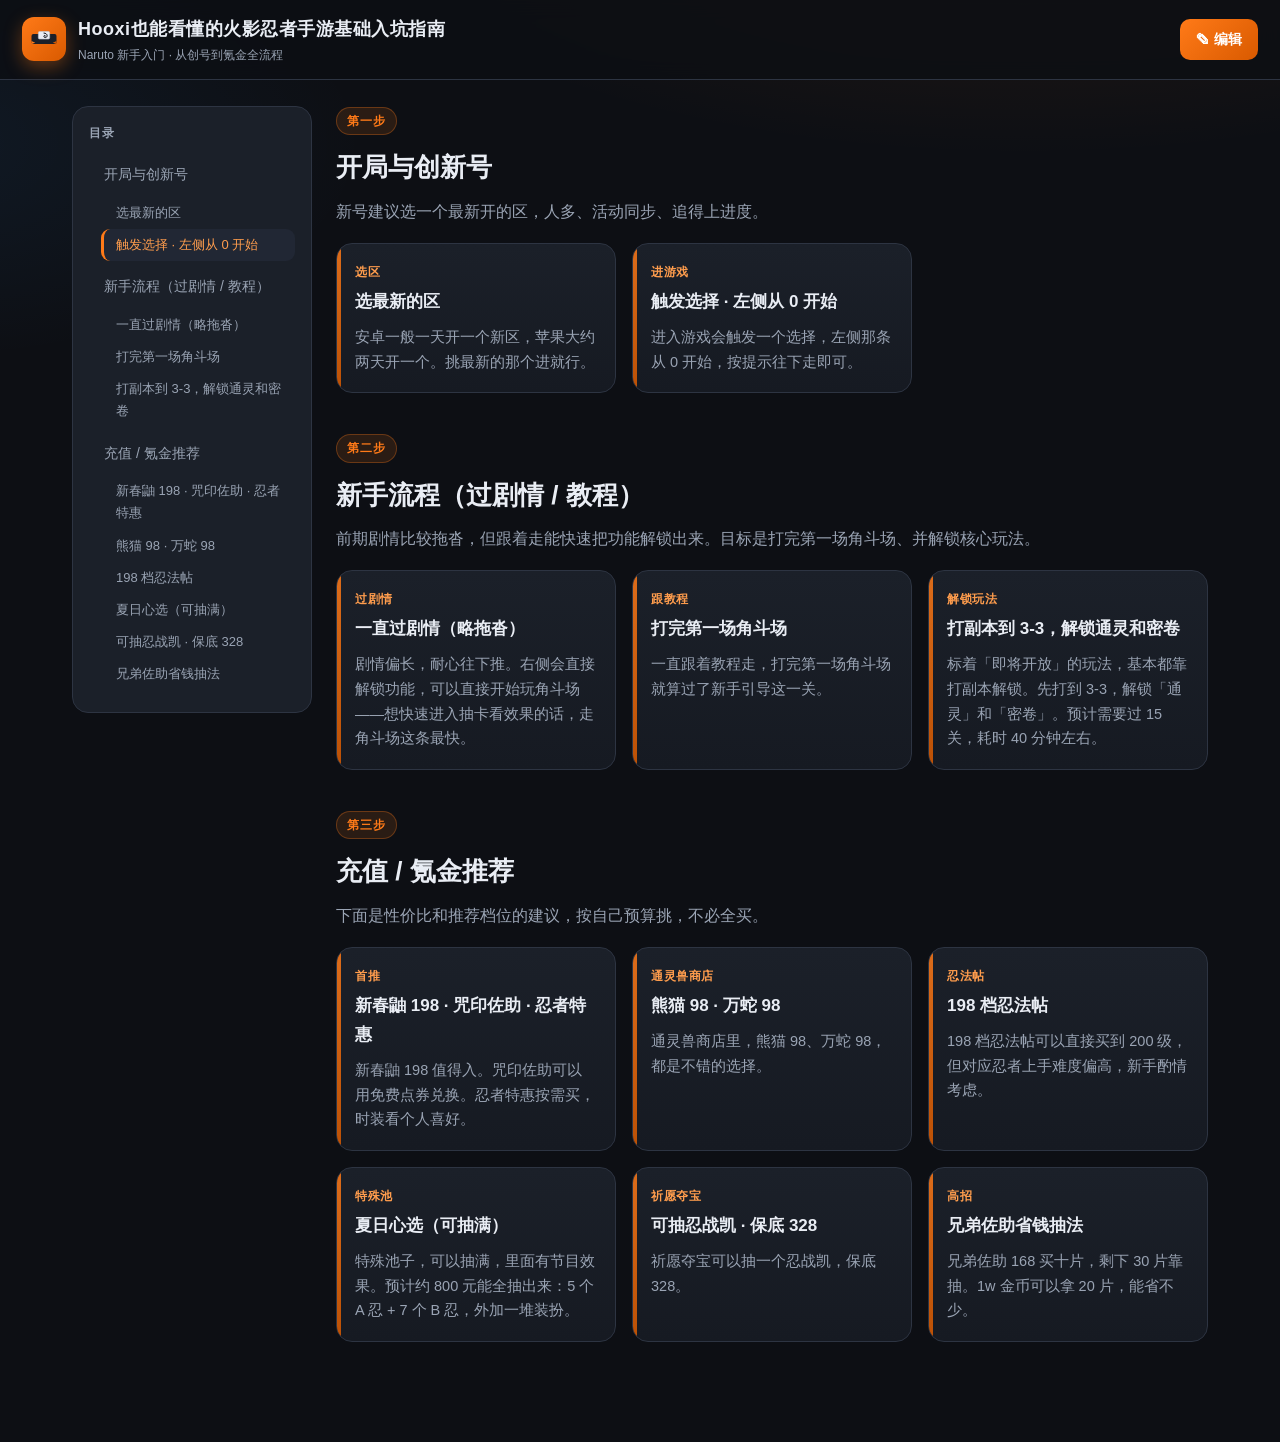
<file: naruto-wiki/index.html>
<!DOCTYPE html>
<html lang="zh-CN">
<head>
  <meta charset="UTF-8" />
  <meta name="viewport" content="width=device-width, initial-scale=1.0" />
  <title>火影忍者入坑教学</title>
  <link rel="icon" href="assets/logo.svg" />
  <link rel="stylesheet" href="assets/style.css" />
</head>
<body>
  <header class="topbar">
    <div class="brand">
      <span class="brand-mark"><img src="assets/logo.svg" alt="" /></span>
      <span class="brand-copy">
        <span class="brand-title" id="site-title">火影忍者入坑教学</span>
        <span class="brand-subtitle" id="site-subtitle"></span>
      </span>
    </div>
    <nav class="top-actions">
      <a class="btn btn-primary" href="edit.html">✎ 编辑</a>
    </nav>
  </header>

  <main class="layout">
    <aside class="sidebar">
      <h2>目录</h2>
      <ul class="toc-list" id="toc"></ul>
    </aside>
    <section class="content" id="content"></section>
  </main>

  <script src="assets/app.js"></script>
</body>
</html>
</file>
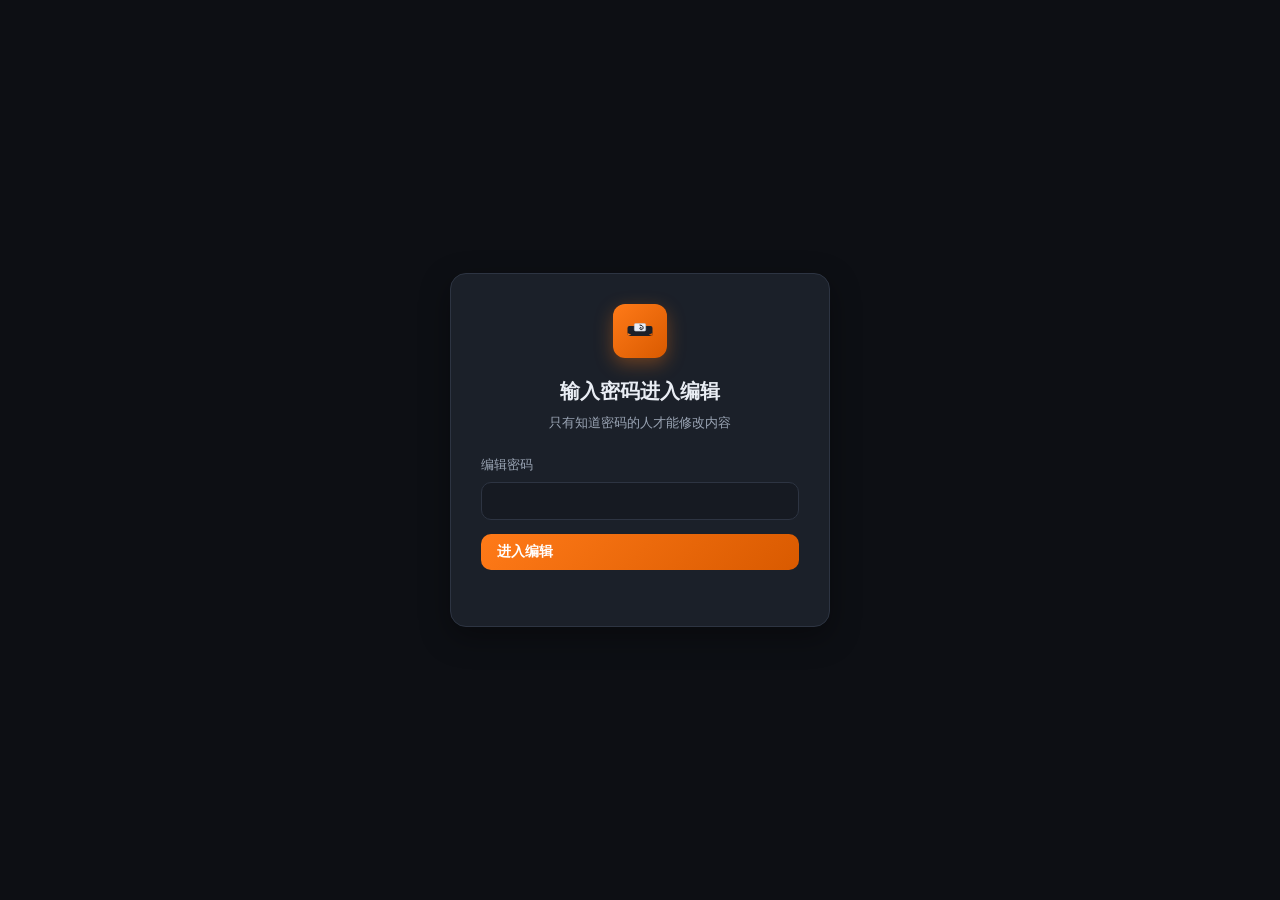
<file: edit.html>
<!DOCTYPE html>
<html lang="zh-CN">
<head>
  <meta charset="UTF-8" />
  <meta name="viewport" content="width=device-width, initial-scale=1.0" />
  <title>内容编辑 · 火影忍者入坑教学</title>
  <link rel="icon" href="assets/logo.svg" />
  <link rel="stylesheet" href="assets/style.css" />
</head>
<body>
  <!-- 密码门 -->
  <section class="editor-auth" id="auth">
    <form class="auth-card" id="auth-form">
      <span class="brand-mark"><img src="assets/logo.svg" alt="" /></span>
      <h1>输入密码进入编辑</h1>
      <p>只有知道密码的人才能修改内容</p>
      <label class="field">
        <span>编辑密码</span>
        <input type="password" id="auth-input" autocomplete="current-password" />
      </label>
      <button class="btn btn-primary" type="submit" style="width:100%">进入编辑</button>
      <div class="auth-error" id="auth-error"></div>
    </form>
  </section>

  <!-- 编辑主体 -->
  <div id="editor" style="display:none">
    <header class="topbar">
      <div class="brand">
        <span class="brand-mark"><img src="assets/logo.svg" alt="" /></span>
        <span class="brand-copy">
          <span class="brand-title">内容编辑</span>
          <span class="brand-subtitle">改完记得「导出」再发布</span>
        </span>
      </div>
      <nav class="top-actions">
        <a class="btn" href="index.html?draft=1" target="_blank">👁 预览本地草稿</a>
      </nav>
    </header>

    <div class="editor-toolbar">
      <button class="btn btn-primary" id="btn-add-root">＋ 新增章节</button>
      <button class="btn" id="btn-site">✎ 站点标题</button>
      <button class="btn" id="btn-export">⬇ 导出（发布用）</button>
      <button class="btn" id="btn-import">⬆ 导入备份</button>
      <button class="btn" id="btn-collapse">⇕ 折叠/展开</button>
      <button class="btn btn-danger" id="btn-clear">🗑 清空</button>
      <input type="file" id="import-file" accept="application/json" class="sr-only" />
    </div>

    <main class="editor-main">
      <div class="editor-status" id="status"></div>
      <ul class="tree" id="tree"></ul>
    </main>
  </div>

  <!-- 节点编辑弹窗 -->
  <div class="modal" id="node-modal">
    <div class="modal-backdrop" data-close></div>
    <div class="modal-dialog">
      <div class="modal-head">
        <h2 id="modal-title">编辑节点</h2>
        <button class="icon-btn" data-close type="button">✕</button>
      </div>
      <form id="node-form">
        <div class="type-picker">
          <label><input type="radio" name="type" value="text" checked /> 📝 文字</label>
          <label><input type="radio" name="type" value="image" /> 🖼 图片</label>
          <label><input type="radio" name="type" value="video" /> 🎬 视频</label>
        </div>

        <label class="field">
          <span>短标（小字标签，可留空，如「第一步」）</span>
          <input type="text" name="eyebrow" />
        </label>
        <label class="field">
          <span>标题</span>
          <input type="text" name="title" />
        </label>

        <label class="field" data-when="text">
          <span>正文内容</span>
          <textarea name="body"></textarea>
        </label>

        <div class="field" data-when="image">
          <span>图片（可一次选多张，或多次添加；拖不动就重复点选择）</span>
          <input type="file" id="img-file" accept="image/*" multiple />
          <div class="hint">支持一次选多张。已添加的图片可单独删除。展示页点击图片可放大查看。</div>
          <div class="img-thumbs" id="img-preview"></div>
        </div>

        <div class="field" data-when="video">
          <span>视频（粘贴 B站 BV号 / 视频链接 / YouTube / iframe 代码）</span>
          <input type="text" name="video" placeholder="BV1xx... 或 https://..." />
          <div class="hint">支持：B站 BV号、B站/YouTube 链接、通用嵌入链接或 iframe 代码</div>
          <div class="video-preview" id="video-preview"><iframe id="video-frame" allowfullscreen></iframe></div>
        </div>

        <div class="modal-actions">
          <button class="btn" type="button" data-close>取消</button>
          <button class="btn btn-primary" type="submit">保存</button>
        </div>
      </form>
    </div>
  </div>

  <!-- 站点标题弹窗 -->
  <div class="modal" id="site-modal">
    <div class="modal-backdrop" data-close></div>
    <div class="modal-dialog">
      <div class="modal-head">
        <h2>站点标题</h2>
        <button class="icon-btn" data-close type="button">✕</button>
      </div>
      <form id="site-form">
        <label class="field"><span>网站标题</span><input type="text" name="title" /></label>
        <label class="field"><span>副标题</span><input type="text" name="subtitle" /></label>

        <div class="field">
          <span>页面背景</span>
          <div class="type-picker" id="bg-picker">
            <label><input type="radio" name="bgType" value="default" checked /> 默认</label>
            <label><input type="radio" name="bgType" value="color" /> 纯色</label>
            <label><input type="radio" name="bgType" value="image" /> 背景图</label>
          </div>
        </div>

        <div class="field" data-bg="color">
          <span>背景颜色</span>
          <input type="color" name="bgColor" value="#0d0f14" style="height:44px;padding:4px" />
        </div>

        <div class="field" data-bg="image">
          <span>背景图片（上传本地图片，自动压缩；再传一张即替换）</span>
          <input type="file" id="bg-file" accept="image/*" />
          <div class="upload-preview" id="bg-preview"></div>

          <span style="margin-top:10px">填充方式</span>
          <div class="type-picker" id="bg-size-picker">
            <label><input type="radio" name="bgSize" value="cover" checked /> 铺满（裁掉多余）</label>
            <label><input type="radio" name="bgSize" value="contain" /> 完整（显示全图）</label>
          </div>

          <span style="margin-top:10px">水平位置（左 ↔ 右）</span>
          <input type="range" name="bgPosX" min="0" max="100" step="1" value="50" />
          <span style="margin-top:10px">垂直位置（上 ↕ 下）</span>
          <input type="range" name="bgPosY" min="0" max="100" step="1" value="50" />

          <span style="margin-top:10px">变暗程度（图上加黑遮罩，保证文字看得清）</span>
          <input type="range" name="bgDim" min="0" max="0.85" step="0.05" value="0.55" />
          <input type="hidden" name="bgImage" />
        </div>

        <div class="modal-actions">
          <button class="btn" type="button" data-close>取消</button>
          <button class="btn btn-primary" type="submit">保存</button>
        </div>
      </form>
    </div>
  </div>

  <!-- 清空确认弹窗 -->
  <div class="modal" id="clear-modal">
    <div class="modal-backdrop" data-close></div>
    <div class="modal-dialog">
      <div class="modal-head">
        <h2>确认清空全部内容？</h2>
        <button class="icon-btn" data-close type="button">✕</button>
      </div>
      <p style="color:var(--text-dim)">这会删除所有章节和卡片，刷新后也保持为空。建议先「导出」备份。</p>
      <div class="modal-actions">
        <button class="btn" type="button" data-close>取消</button>
        <button class="btn btn-danger" id="btn-clear-confirm" type="button">确认清空</button>
      </div>
    </div>
  </div>

  <script src="assets/app.js"></script>
  <script src="assets/editor.js"></script>
</body>
</html>
</file>
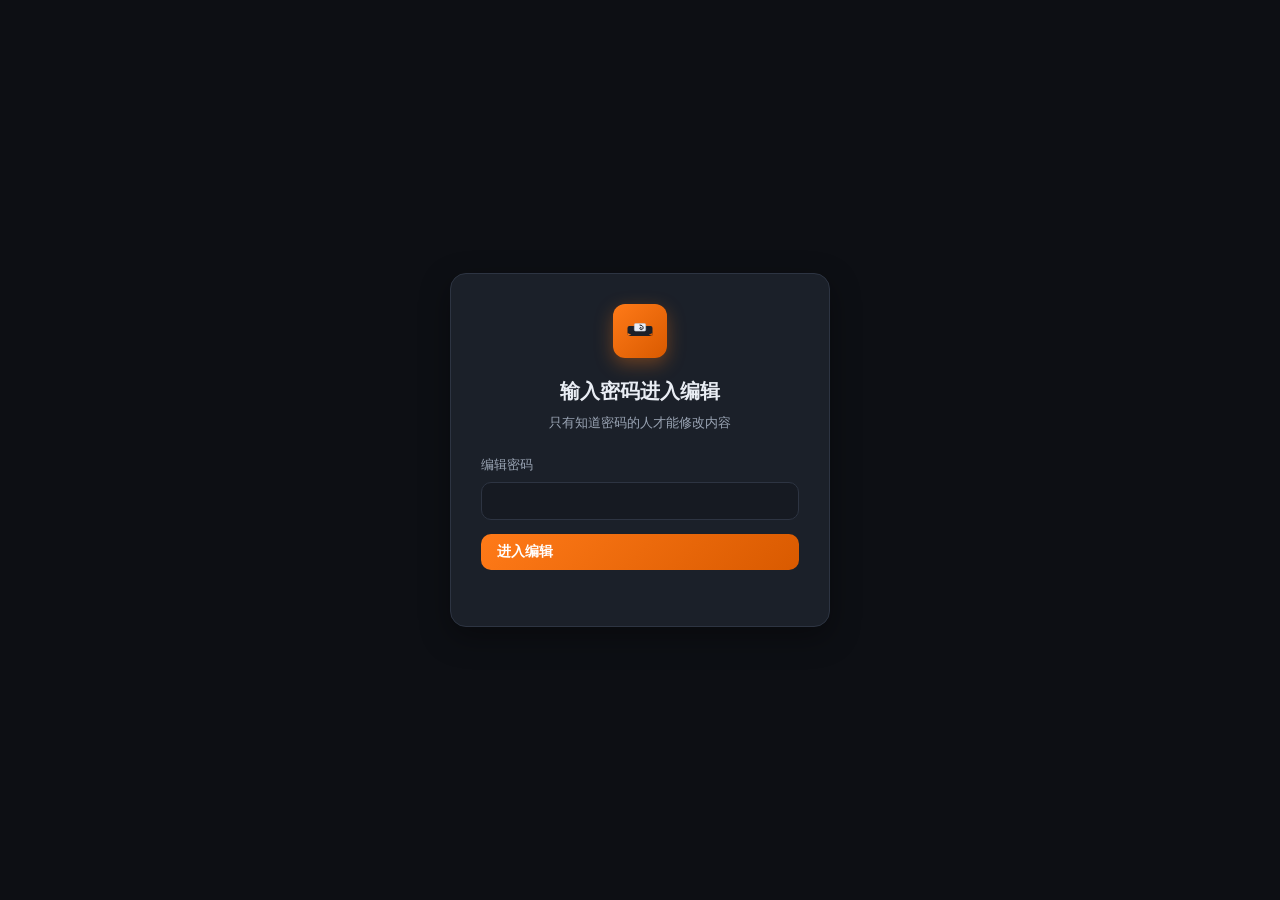
<file: naruto-wiki/edit.html>
<!DOCTYPE html>
<html lang="zh-CN">
<head>
  <meta charset="UTF-8" />
  <meta name="viewport" content="width=device-width, initial-scale=1.0" />
  <title>内容编辑 · 火影忍者入坑教学</title>
  <link rel="icon" href="assets/logo.svg" />
  <link rel="stylesheet" href="assets/style.css" />
</head>
<body>
  <!-- 密码门 -->
  <section class="editor-auth" id="auth">
    <form class="auth-card" id="auth-form">
      <span class="brand-mark"><img src="assets/logo.svg" alt="" /></span>
      <h1>输入密码进入编辑</h1>
      <p>只有知道密码的人才能修改内容</p>
      <label class="field">
        <span>编辑密码</span>
        <input type="password" id="auth-input" autocomplete="current-password" />
      </label>
      <button class="btn btn-primary" type="submit" style="width:100%">进入编辑</button>
      <div class="auth-error" id="auth-error"></div>
    </form>
  </section>

  <!-- 编辑主体 -->
  <div id="editor" style="display:none">
    <header class="topbar">
      <div class="brand">
        <span class="brand-mark"><img src="assets/logo.svg" alt="" /></span>
        <span class="brand-copy">
          <span class="brand-title">内容编辑</span>
          <span class="brand-subtitle">改完记得「导出」再发布</span>
        </span>
      </div>
      <nav class="top-actions">
        <a class="btn" href="index.html" target="_blank">👁 预览</a>
      </nav>
    </header>

    <div class="editor-toolbar">
      <button class="btn btn-primary" id="btn-add-root">＋ 新增章节</button>
      <button class="btn" id="btn-site">✎ 站点标题</button>
      <button class="btn" id="btn-export">⬇ 导出（发布用）</button>
      <button class="btn" id="btn-import">⬆ 导入备份</button>
      <button class="btn" id="btn-collapse">⇕ 折叠/展开</button>
      <button class="btn btn-danger" id="btn-clear">🗑 清空</button>
      <input type="file" id="import-file" accept="application/json" class="sr-only" />
    </div>

    <main class="editor-main">
      <div class="editor-status" id="status"></div>
      <ul class="tree" id="tree"></ul>
    </main>
  </div>

  <!-- 节点编辑弹窗 -->
  <div class="modal" id="node-modal">
    <div class="modal-backdrop" data-close></div>
    <div class="modal-dialog">
      <div class="modal-head">
        <h2 id="modal-title">编辑节点</h2>
        <button class="icon-btn" data-close type="button">✕</button>
      </div>
      <form id="node-form">
        <div class="type-picker">
          <label><input type="radio" name="type" value="text" checked /> 📝 文字</label>
          <label><input type="radio" name="type" value="image" /> 🖼 图片</label>
          <label><input type="radio" name="type" value="video" /> 🎬 视频</label>
        </div>

        <label class="field">
          <span>短标（小字标签，可留空，如「第一步」）</span>
          <input type="text" name="eyebrow" />
        </label>
        <label class="field">
          <span>标题</span>
          <input type="text" name="title" />
        </label>

        <label class="field" data-when="text">
          <span>正文内容</span>
          <textarea name="body"></textarea>
        </label>

        <div class="field" data-when="image">
          <span>图片（可一次选多张，或多次添加；拖不动就重复点选择）</span>
          <input type="file" id="img-file" accept="image/*" multiple />
          <div class="hint">支持一次选多张。已添加的图片可单独删除。展示页点击图片可放大查看。</div>
          <div class="img-thumbs" id="img-preview"></div>
        </div>

        <div class="field" data-when="video">
          <span>视频（粘贴 B站 BV号 / 视频链接 / YouTube / iframe 代码）</span>
          <input type="text" name="video" placeholder="BV1xx... 或 https://..." />
          <div class="hint">支持：B站 BV号、B站/YouTube 链接、通用嵌入链接或 iframe 代码</div>
          <div class="video-preview" id="video-preview"><iframe id="video-frame" allowfullscreen></iframe></div>
        </div>

        <div class="modal-actions">
          <button class="btn" type="button" data-close>取消</button>
          <button class="btn btn-primary" type="submit">保存</button>
        </div>
      </form>
    </div>
  </div>

  <!-- 站点标题弹窗 -->
  <div class="modal" id="site-modal">
    <div class="modal-backdrop" data-close></div>
    <div class="modal-dialog">
      <div class="modal-head">
        <h2>站点标题</h2>
        <button class="icon-btn" data-close type="button">✕</button>
      </div>
      <form id="site-form">
        <label class="field"><span>网站标题</span><input type="text" name="title" /></label>
        <label class="field"><span>副标题</span><input type="text" name="subtitle" /></label>

        <div class="field">
          <span>页面背景</span>
          <div class="type-picker" id="bg-picker">
            <label><input type="radio" name="bgType" value="default" checked /> 默认</label>
            <label><input type="radio" name="bgType" value="color" /> 纯色</label>
            <label><input type="radio" name="bgType" value="image" /> 背景图</label>
          </div>
        </div>

        <div class="field" data-bg="color">
          <span>背景颜色</span>
          <input type="color" name="bgColor" value="#0d0f14" style="height:44px;padding:4px" />
        </div>

        <div class="field" data-bg="image">
          <span>背景图片（上传本地图片，自动压缩；再传一张即替换）</span>
          <input type="file" id="bg-file" accept="image/*" />
          <div class="upload-preview" id="bg-preview"></div>

          <span style="margin-top:10px">填充方式</span>
          <div class="type-picker" id="bg-size-picker">
            <label><input type="radio" name="bgSize" value="cover" checked /> 铺满（裁掉多余）</label>
            <label><input type="radio" name="bgSize" value="contain" /> 完整（显示全图）</label>
          </div>

          <span style="margin-top:10px">水平位置（左 ↔ 右）</span>
          <input type="range" name="bgPosX" min="0" max="100" step="1" value="50" />
          <span style="margin-top:10px">垂直位置（上 ↕ 下）</span>
          <input type="range" name="bgPosY" min="0" max="100" step="1" value="50" />

          <span style="margin-top:10px">变暗程度（图上加黑遮罩，保证文字看得清）</span>
          <input type="range" name="bgDim" min="0" max="0.85" step="0.05" value="0.55" />
          <input type="hidden" name="bgImage" />
        </div>

        <div class="modal-actions">
          <button class="btn" type="button" data-close>取消</button>
          <button class="btn btn-primary" type="submit">保存</button>
        </div>
      </form>
    </div>
  </div>

  <!-- 清空确认弹窗 -->
  <div class="modal" id="clear-modal">
    <div class="modal-backdrop" data-close></div>
    <div class="modal-dialog">
      <div class="modal-head">
        <h2>确认清空全部内容？</h2>
        <button class="icon-btn" data-close type="button">✕</button>
      </div>
      <p style="color:var(--text-dim)">这会删除所有章节和卡片，刷新后也保持为空。建议先「导出」备份。</p>
      <div class="modal-actions">
        <button class="btn" type="button" data-close>取消</button>
        <button class="btn btn-danger" id="btn-clear-confirm" type="button">确认清空</button>
      </div>
    </div>
  </div>

  <script src="assets/app.js"></script>
  <script src="assets/editor.js"></script>
</body>
</html>
</file>
<file: naruto-wiki/assets/style.css>
/* ===== 火影忍者入坑教学 · 全站样式 ===== */
:root {
  --bg: #0d0f14;
  --bg-soft: #161a22;
  --panel: #1b2029;
  --panel-2: #212734;
  --line: #2d3442;
  --text: #e9edf4;
  --text-dim: #9aa4b4;
  --orange: #ff7a18;
  --orange-2: #ff9d4d;
  --orange-deep: #d95a00;
  --blue: #3aa0ff;
  --green: #4ad991;
  --red: #ff5a5a;
  --radius: 16px;
  --shadow: 0 10px 30px rgba(0,0,0,.35);
}

* { box-sizing: border-box; }
html, body { margin: 0; padding: 0; }
body.bg-image {
  background-size: cover;
  background-position: center;
  background-attachment: fixed;
  background-repeat: no-repeat;
}
body {
  background:
    radial-gradient(1200px 500px at 80% -10%, rgba(255,122,24,.12), transparent 60%),
    radial-gradient(900px 400px at -10% 10%, rgba(58,160,255,.08), transparent 55%),
    var(--bg);
  color: var(--text);
  font-family: -apple-system, BlinkMacSystemFont, "Segoe UI", "PingFang SC",
    "Microsoft YaHei", "Hiragino Sans GB", sans-serif;
  line-height: 1.7;
  min-height: 100vh;
  -webkit-font-smoothing: antialiased;
}

a { color: inherit; text-decoration: none; }
button { font-family: inherit; cursor: pointer; }

/* ===== 顶部栏 ===== */
.topbar {
  position: sticky;
  top: 0;
  z-index: 20;
  display: flex;
  align-items: center;
  justify-content: space-between;
  gap: 16px;
  padding: 14px 22px;
  background: rgba(13,15,20,.82);
  backdrop-filter: blur(10px);
  border-bottom: 1px solid var(--line);
}
.brand { display: flex; align-items: center; gap: 12px; }
.brand-mark {
  width: 44px; height: 44px;
  display: grid; place-items: center;
  border-radius: 12px;
  background: linear-gradient(135deg, var(--orange), var(--orange-deep));
  box-shadow: 0 6px 18px rgba(255,122,24,.35);
  flex: 0 0 auto;
}
.brand-mark img, .brand-mark svg { width: 30px; height: 30px; }
.brand-title { font-size: 18px; font-weight: 800; letter-spacing: .5px; display: block; }
.brand-subtitle { font-size: 12px; color: var(--text-dim); display: block; }

.top-actions { display: flex; align-items: center; gap: 10px; }
.btn {
  display: inline-flex; align-items: center; gap: 8px;
  padding: 9px 16px;
  border-radius: 10px;
  border: 1px solid var(--line);
  background: var(--panel);
  color: var(--text);
  font-size: 14px;
  transition: .15s;
}
.btn:hover { border-color: var(--orange); color: var(--orange-2); }
.btn-primary {
  background: linear-gradient(135deg, var(--orange), var(--orange-deep));
  border: none; color: #fff; font-weight: 700;
}
.btn-primary:hover { color: #fff; filter: brightness(1.08); }
.btn-danger { border-color: #5a2b2b; color: #ff8a8a; }
.btn-danger:hover { border-color: var(--red); color: var(--red); }

/* ===== 布局 ===== */
.layout {
  display: grid;
  grid-template-columns: 240px 1fr;
  gap: 24px;
  max-width: 1180px;
  margin: 0 auto;
  padding: 26px 22px 60px;
}

/* 侧边目录 */
.sidebar {
  position: sticky;
  top: 84px;
  align-self: start;
  background: var(--panel);
  border: 1px solid var(--line);
  border-radius: var(--radius);
  padding: 16px;
  max-height: calc(100vh - 110px);
  overflow: auto;
}
.sidebar h2 {
  font-size: 12px;
  text-transform: uppercase;
  letter-spacing: 1px;
  color: var(--text-dim);
  margin: 0 0 12px;
}
.toc-list { list-style: none; margin: 0; padding: 0; }
.toc-list > li { margin-bottom: 4px; }
.toc-link {
  display: block;
  padding: 8px 12px;
  border-radius: 9px;
  font-size: 14px;
  color: var(--text-dim);
  border-left: 3px solid transparent;
  transition: .15s;
}
.toc-link:hover, .toc-link.active {
  color: var(--orange-2);
  background: var(--panel-2);
  border-left-color: var(--orange);
}
.toc-sub { list-style: none; margin: 2px 0 6px; padding-left: 12px; }
.toc-sub .toc-link { font-size: 13px; padding: 5px 12px; }

/* 内容主体 */
.content { min-width: 0; }
.chapter { margin-bottom: 40px; scroll-margin-top: 92px; }
.chapter-head { margin-bottom: 18px; }
.eyebrow {
  display: inline-block;
  font-size: 12px;
  font-weight: 700;
  letter-spacing: 1px;
  color: var(--orange);
  background: rgba(255,122,24,.12);
  border: 1px solid rgba(255,122,24,.3);
  padding: 3px 10px;
  border-radius: 999px;
  margin-bottom: 10px;
}
.chapter-title { font-size: 26px; font-weight: 800; margin: 0 0 8px; }
.chapter-desc { color: var(--text-dim); margin: 0; max-width: 720px; }

.cards { display: grid; grid-template-columns: repeat(auto-fill, minmax(280px, 1fr)); gap: 16px; margin-top: 18px; }
.card {
  background: linear-gradient(180deg, var(--panel), var(--bg-soft));
  border: 1px solid var(--line);
  border-radius: var(--radius);
  padding: 18px;
  transition: .18s;
  position: relative;
  overflow: hidden;
}
.card::before {
  content: "";
  position: absolute; left: 0; top: 0; bottom: 0;
  width: 4px;
  background: linear-gradient(var(--orange), var(--orange-deep));
  opacity: .85;
}
.card:hover { transform: translateY(-3px); border-color: rgba(255,122,24,.5); box-shadow: var(--shadow); }
.card-eyebrow { font-size: 12px; font-weight: 700; color: var(--orange-2); letter-spacing: .5px; }
.card-title { font-size: 17px; font-weight: 700; margin: 6px 0 8px; }
.card-body { color: var(--text-dim); font-size: 14.5px; white-space: pre-wrap; }
.card-imgs { margin-bottom: 10px; display: grid; gap: 6px; }
.card-imgs.multi { grid-template-columns: repeat(2, 1fr); }
.card-img { width: 100%; border-radius: 10px; display: block; }
.card-img.zoomable { cursor: zoom-in; transition: filter .15s; }
.card-img.zoomable:hover { filter: brightness(1.08); }
.card-imgs.multi .card-img { aspect-ratio: 1 / 1; object-fit: cover; }

/* 灯箱 */
.lightbox {
  position: fixed; inset: 0; z-index: 200;
  display: none; place-items: center;
  background: rgba(0,0,0,.88);
  padding: 24px;
  cursor: zoom-out;
}
.lightbox.open { display: grid; }
.lightbox img { max-width: 96vw; max-height: 90vh; border-radius: 10px; box-shadow: 0 20px 60px rgba(0,0,0,.6); }
.lightbox-close {
  position: absolute; top: 18px; right: 24px;
  font-size: 30px; color: #fff; cursor: pointer; line-height: 1;
  opacity: .8; z-index: 2;
}
.lightbox-close:hover { opacity: 1; }
.lightbox-nav {
  position: absolute; top: 50%; transform: translateY(-50%);
  width: 52px; height: 52px; border-radius: 50%;
  border: none; background: rgba(255,255,255,.14); color: #fff;
  font-size: 30px; line-height: 1; cursor: pointer;
  display: grid; place-items: center; z-index: 2;
  transition: background .15s;
}
.lightbox-nav:hover { background: rgba(255,122,24,.8); }
.lightbox-nav.prev { left: 20px; }
.lightbox-nav.next { right: 20px; }
.lightbox-count {
  position: absolute; bottom: 22px; left: 50%; transform: translateX(-50%);
  color: #fff; font-size: 14px; background: rgba(0,0,0,.5);
  padding: 4px 12px; border-radius: 999px;
}
@media (max-width: 860px) {
  .lightbox-nav { width: 42px; height: 42px; font-size: 24px; }
  .lightbox-nav.prev { left: 8px; }
  .lightbox-nav.next { right: 8px; }
}

/* 编辑页多图缩略 */
.img-thumbs { display: flex; flex-wrap: wrap; gap: 10px; margin-top: 10px; }
.img-thumb { position: relative; width: 92px; height: 92px; border-radius: 10px; overflow: hidden; border: 1px solid var(--line); }
.img-thumb img { width: 100%; height: 100%; object-fit: cover; display: block; }
.img-thumb-del {
  position: absolute; top: 3px; right: 3px;
  width: 22px; height: 22px; border-radius: 50%;
  border: none; background: rgba(0,0,0,.65); color: #fff;
  font-size: 13px; line-height: 1; cursor: pointer;
  display: grid; place-items: center;
}
.img-thumb-del:hover { background: var(--red); }
.card-video {
  position: relative;
  width: 100%;
  aspect-ratio: 16 / 9;
  border-radius: 10px;
  overflow: hidden;
  background: #000;
  margin-bottom: 10px;
}
.card-video iframe { position: absolute; inset: 0; width: 100%; height: 100%; border: 0; }

.empty-state {
  text-align: center;
  color: var(--text-dim);
  padding: 80px 20px;
  border: 1px dashed var(--line);
  border-radius: var(--radius);
}
.empty-state strong { color: var(--text); display: block; font-size: 18px; margin-bottom: 8px; }

/* ===== 编辑页 ===== */
.editor-auth {
  position: fixed; inset: 0;
  display: grid; place-items: center;
  background: var(--bg);
  z-index: 100;
  padding: 20px;
}
.editor-auth.hidden { display: none; }
.auth-card {
  width: 100%; max-width: 380px;
  background: var(--panel);
  border: 1px solid var(--line);
  border-radius: var(--radius);
  padding: 30px;
  box-shadow: var(--shadow);
}
.auth-card .brand-mark { width: 54px; height: 54px; margin: 0 auto 16px; }
.auth-card .brand-mark svg { width: 36px; height: 36px; }
.auth-card h1 { font-size: 20px; text-align: center; margin: 0 0 4px; }
.auth-card p { text-align: center; color: var(--text-dim); font-size: 13px; margin: 0 0 20px; }
.auth-error { color: var(--red); font-size: 13px; min-height: 18px; text-align: center; margin-top: 8px; }

.field { display: block; margin-bottom: 14px; }
.field span { display: block; font-size: 13px; color: var(--text-dim); margin-bottom: 6px; }
.field input, .field textarea, .field select {
  width: 100%;
  background: var(--bg-soft);
  border: 1px solid var(--line);
  border-radius: 10px;
  padding: 10px 12px;
  color: var(--text);
  font-size: 14px;
  font-family: inherit;
}
.field textarea { min-height: 110px; resize: vertical; }
.field input:focus, .field textarea:focus, .field select:focus {
  outline: none; border-color: var(--orange);
}

.editor-toolbar {
  display: flex; flex-wrap: wrap; gap: 10px;
  max-width: 1180px; margin: 0 auto; padding: 18px 22px 0;
}
.editor-main { max-width: 1180px; margin: 0 auto; padding: 18px 22px 60px; }
.editor-status { font-size: 13px; color: var(--green); padding: 8px 0; min-height: 20px; }

/* 目录树 */
.tree { list-style: none; margin: 0; padding: 0; }
.tree-node { margin: 6px 0; }
.node-row {
  display: flex; align-items: center; gap: 10px;
  background: var(--panel);
  border: 1px solid var(--line);
  border-radius: 12px;
  padding: 10px 12px;
}
.node-row:hover { border-color: rgba(255,122,24,.4); }
.node-type-badge {
  font-size: 11px; font-weight: 700;
  padding: 2px 8px; border-radius: 6px;
  background: var(--panel-2); color: var(--text-dim);
  flex: 0 0 auto;
}
.node-type-badge.text { color: var(--orange-2); }
.node-type-badge.image { color: var(--green); }
.node-type-badge.video { color: var(--blue); }
.node-info { flex: 1; min-width: 0; }
.node-info .n-title { font-weight: 600; font-size: 15px; overflow: hidden; text-overflow: ellipsis; white-space: nowrap; }
.node-info .n-eyebrow { font-size: 12px; color: var(--text-dim); }
.node-actions { display: flex; gap: 6px; flex: 0 0 auto; }
.icon-btn {
  width: 32px; height: 32px;
  display: grid; place-items: center;
  border-radius: 8px;
  border: 1px solid var(--line);
  background: var(--bg-soft);
  color: var(--text-dim);
  font-size: 15px;
  transition: .15s;
}
.icon-btn:hover { color: var(--orange-2); border-color: var(--orange); }
.icon-btn.del:hover { color: var(--red); border-color: var(--red); }
.tree-children { list-style: none; margin: 6px 0 6px 26px; padding-left: 14px; border-left: 2px dashed var(--line); }

/* 弹窗 */
.modal { position: fixed; inset: 0; z-index: 90; display: none; }
.modal.open { display: block; }
.modal-backdrop { position: absolute; inset: 0; background: rgba(0,0,0,.6); }
.modal-dialog {
  position: relative;
  max-width: 560px;
  margin: 5vh auto;
  max-height: 90vh;
  overflow: auto;
  background: var(--panel);
  border: 1px solid var(--line);
  border-radius: var(--radius);
  padding: 24px;
  box-shadow: var(--shadow);
}
.modal-head { display: flex; align-items: center; justify-content: space-between; margin-bottom: 18px; }
.modal-head h2 { margin: 0; font-size: 19px; }
.type-picker { display: flex; gap: 10px; margin-bottom: 16px; }
.type-picker label {
  flex: 1;
  display: flex; align-items: center; justify-content: center; gap: 6px;
  padding: 10px;
  border: 1px solid var(--line);
  border-radius: 10px;
  background: var(--bg-soft);
  font-size: 14px;
  cursor: pointer;
  transition: .15s;
}
.type-picker input { display: none; }
.type-picker label:has(input:checked) {
  border-color: var(--orange);
  background: rgba(255,122,24,.12);
  color: var(--orange-2);
}
.modal-actions { display: flex; justify-content: flex-end; gap: 10px; margin-top: 20px; }

.upload-preview { margin-top: 8px; }
.upload-preview img { max-width: 100%; border-radius: 10px; border: 1px solid var(--line); }
.video-preview { margin-top: 10px; aspect-ratio: 16/9; border-radius: 10px; overflow: hidden; background:#000; display:none; }
.video-preview.show { display: block; }
.video-preview iframe { width: 100%; height: 100%; border: 0; }
.hint { font-size: 12px; color: var(--text-dim); margin-top: 4px; }

.sr-only { position: absolute; width: 1px; height: 1px; overflow: hidden; clip: rect(0 0 0 0); }

/* ===== 响应式 ===== */
@media (max-width: 860px) {
  .layout { grid-template-columns: 1fr; }
  .sidebar { position: static; max-height: none; order: -1; }
  .brand-subtitle { display: none; }
  .cards { grid-template-columns: 1fr; }
}
</file>
<file: assets/style.css>
/* ===== 火影忍者入坑教学 · 全站样式 ===== */
:root {
  --bg: #0d0f14;
  --bg-soft: #161a22;
  --panel: #1b2029;
  --panel-2: #212734;
  --line: #2d3442;
  --text: #e9edf4;
  --text-dim: #9aa4b4;
  --orange: #ff7a18;
  --orange-2: #ff9d4d;
  --orange-deep: #d95a00;
  --blue: #3aa0ff;
  --green: #4ad991;
  --red: #ff5a5a;
  --radius: 16px;
  --shadow: 0 10px 30px rgba(0,0,0,.35);
}

* { box-sizing: border-box; }
html, body { margin: 0; padding: 0; }
body.bg-image {
  background-size: cover;
  background-position: center;
  background-attachment: fixed;
  background-repeat: no-repeat;
}
body {
  background:
    radial-gradient(1200px 500px at 80% -10%, rgba(255,122,24,.12), transparent 60%),
    radial-gradient(900px 400px at -10% 10%, rgba(58,160,255,.08), transparent 55%),
    var(--bg);
  color: var(--text);
  font-family: -apple-system, BlinkMacSystemFont, "Segoe UI", "PingFang SC",
    "Microsoft YaHei", "Hiragino Sans GB", sans-serif;
  line-height: 1.7;
  min-height: 100vh;
  -webkit-font-smoothing: antialiased;
}

a { color: inherit; text-decoration: none; }
button { font-family: inherit; cursor: pointer; }

/* ===== 顶部栏 ===== */
.topbar {
  position: sticky;
  top: 0;
  z-index: 20;
  display: flex;
  align-items: center;
  justify-content: space-between;
  gap: 16px;
  padding: 14px 22px;
  background: rgba(13,15,20,.82);
  backdrop-filter: blur(10px);
  border-bottom: 1px solid var(--line);
}
.brand { display: flex; align-items: center; gap: 12px; }
.brand-mark {
  width: 44px; height: 44px;
  display: grid; place-items: center;
  border-radius: 12px;
  background: linear-gradient(135deg, var(--orange), var(--orange-deep));
  box-shadow: 0 6px 18px rgba(255,122,24,.35);
  flex: 0 0 auto;
}
.brand-mark img, .brand-mark svg { width: 30px; height: 30px; }
.brand-title { font-size: 18px; font-weight: 800; letter-spacing: .5px; display: block; }
.brand-subtitle { font-size: 12px; color: var(--text-dim); display: block; }

.top-actions { display: flex; align-items: center; gap: 10px; }
.btn {
  display: inline-flex; align-items: center; gap: 8px;
  padding: 9px 16px;
  border-radius: 10px;
  border: 1px solid var(--line);
  background: var(--panel);
  color: var(--text);
  font-size: 14px;
  transition: .15s;
}
.btn:hover { border-color: var(--orange); color: var(--orange-2); }
.btn-primary {
  background: linear-gradient(135deg, var(--orange), var(--orange-deep));
  border: none; color: #fff; font-weight: 700;
}
.btn-primary:hover { color: #fff; filter: brightness(1.08); }
.btn-danger { border-color: #5a2b2b; color: #ff8a8a; }
.btn-danger:hover { border-color: var(--red); color: var(--red); }

/* ===== 布局 ===== */
.layout {
  display: grid;
  grid-template-columns: 240px 1fr;
  gap: 24px;
  max-width: 1180px;
  margin: 0 auto;
  padding: 26px 22px 60px;
}

/* 侧边目录 */
.sidebar {
  position: sticky;
  top: 84px;
  align-self: start;
  background: var(--panel);
  border: 1px solid var(--line);
  border-radius: var(--radius);
  padding: 16px;
  max-height: calc(100vh - 110px);
  overflow: auto;
}
.sidebar h2 {
  font-size: 12px;
  text-transform: uppercase;
  letter-spacing: 1px;
  color: var(--text-dim);
  margin: 0 0 12px;
}
.toc-list { list-style: none; margin: 0; padding: 0; }
.toc-list > li { margin-bottom: 4px; }
.toc-link {
  display: block;
  padding: 8px 12px;
  border-radius: 9px;
  font-size: 14px;
  color: var(--text-dim);
  border-left: 3px solid transparent;
  transition: .15s;
}
.toc-link:hover, .toc-link.active {
  color: var(--orange-2);
  background: var(--panel-2);
  border-left-color: var(--orange);
}
.toc-sub { list-style: none; margin: 2px 0 6px; padding-left: 12px; }
.toc-sub .toc-link { font-size: 13px; padding: 5px 12px; }

/* 内容主体 */
.content { min-width: 0; }
.chapter { margin-bottom: 40px; scroll-margin-top: 92px; }
.chapter-head { margin-bottom: 18px; }
.eyebrow {
  display: inline-block;
  font-size: 12px;
  font-weight: 700;
  letter-spacing: 1px;
  color: var(--orange);
  background: rgba(255,122,24,.12);
  border: 1px solid rgba(255,122,24,.3);
  padding: 3px 10px;
  border-radius: 999px;
  margin-bottom: 10px;
}
.chapter-title { font-size: 26px; font-weight: 800; margin: 0 0 8px; }
.chapter-desc { color: var(--text-dim); margin: 0; max-width: 720px; }

.cards { display: grid; grid-template-columns: repeat(auto-fill, minmax(280px, 1fr)); gap: 16px; margin-top: 18px; }
.card {
  background: linear-gradient(180deg, var(--panel), var(--bg-soft));
  border: 1px solid var(--line);
  border-radius: var(--radius);
  padding: 18px;
  transition: .18s;
  position: relative;
  overflow: hidden;
}
.card::before {
  content: "";
  position: absolute; left: 0; top: 0; bottom: 0;
  width: 4px;
  background: linear-gradient(var(--orange), var(--orange-deep));
  opacity: .85;
}
.card:hover { transform: translateY(-3px); border-color: rgba(255,122,24,.5); box-shadow: var(--shadow); }
.card-eyebrow { font-size: 12px; font-weight: 700; color: var(--orange-2); letter-spacing: .5px; }
.card-title { font-size: 17px; font-weight: 700; margin: 6px 0 8px; }
.card-body { color: var(--text-dim); font-size: 14.5px; white-space: pre-wrap; }
.card-imgs { margin-bottom: 10px; display: grid; gap: 6px; }
.card-imgs.multi { grid-template-columns: repeat(2, 1fr); }
.card-img { width: 100%; border-radius: 10px; display: block; }
.card-img.zoomable { cursor: zoom-in; transition: filter .15s; }
.card-img.zoomable:hover { filter: brightness(1.08); }
.card-imgs.multi .card-img { aspect-ratio: 1 / 1; object-fit: cover; }

/* 灯箱 */
.lightbox {
  position: fixed; inset: 0; z-index: 200;
  display: none; place-items: center;
  background: rgba(0,0,0,.88);
  padding: 24px;
  cursor: zoom-out;
}
.lightbox.open { display: grid; }
.lightbox img { max-width: 96vw; max-height: 90vh; border-radius: 10px; box-shadow: 0 20px 60px rgba(0,0,0,.6); }
.lightbox-close {
  position: absolute; top: 18px; right: 24px;
  font-size: 30px; color: #fff; cursor: pointer; line-height: 1;
  opacity: .8; z-index: 2;
}
.lightbox-close:hover { opacity: 1; }
.lightbox-nav {
  position: absolute; top: 50%; transform: translateY(-50%);
  width: 52px; height: 52px; border-radius: 50%;
  border: none; background: rgba(255,255,255,.14); color: #fff;
  font-size: 30px; line-height: 1; cursor: pointer;
  display: grid; place-items: center; z-index: 2;
  transition: background .15s;
}
.lightbox-nav:hover { background: rgba(255,122,24,.8); }
.lightbox-nav.prev { left: 20px; }
.lightbox-nav.next { right: 20px; }
.lightbox-count {
  position: absolute; bottom: 22px; left: 50%; transform: translateX(-50%);
  color: #fff; font-size: 14px; background: rgba(0,0,0,.5);
  padding: 4px 12px; border-radius: 999px;
}
@media (max-width: 860px) {
  .lightbox-nav { width: 42px; height: 42px; font-size: 24px; }
  .lightbox-nav.prev { left: 8px; }
  .lightbox-nav.next { right: 8px; }
}

/* 编辑页多图缩略 */
.img-thumbs { display: flex; flex-wrap: wrap; gap: 10px; margin-top: 10px; }
.img-thumb { position: relative; width: 92px; height: 92px; border-radius: 10px; overflow: hidden; border: 1px solid var(--line); }
.img-thumb img { width: 100%; height: 100%; object-fit: cover; display: block; }
.img-thumb-del {
  position: absolute; top: 3px; right: 3px;
  width: 22px; height: 22px; border-radius: 50%;
  border: none; background: rgba(0,0,0,.65); color: #fff;
  font-size: 13px; line-height: 1; cursor: pointer;
  display: grid; place-items: center;
}
.img-thumb-del:hover { background: var(--red); }
.card-video {
  position: relative;
  width: 100%;
  aspect-ratio: 16 / 9;
  border-radius: 10px;
  overflow: hidden;
  background: #000;
  margin-bottom: 10px;
}
.card-video iframe { position: absolute; inset: 0; width: 100%; height: 100%; border: 0; }

.empty-state {
  text-align: center;
  color: var(--text-dim);
  padding: 80px 20px;
  border: 1px dashed var(--line);
  border-radius: var(--radius);
}
.empty-state strong { color: var(--text); display: block; font-size: 18px; margin-bottom: 8px; }

/* ===== 编辑页 ===== */
.editor-auth {
  position: fixed; inset: 0;
  display: grid; place-items: center;
  background: var(--bg);
  z-index: 100;
  padding: 20px;
}
.editor-auth.hidden { display: none; }
.auth-card {
  width: 100%; max-width: 380px;
  background: var(--panel);
  border: 1px solid var(--line);
  border-radius: var(--radius);
  padding: 30px;
  box-shadow: var(--shadow);
}
.auth-card .brand-mark { width: 54px; height: 54px; margin: 0 auto 16px; }
.auth-card .brand-mark svg { width: 36px; height: 36px; }
.auth-card h1 { font-size: 20px; text-align: center; margin: 0 0 4px; }
.auth-card p { text-align: center; color: var(--text-dim); font-size: 13px; margin: 0 0 20px; }
.auth-error { color: var(--red); font-size: 13px; min-height: 18px; text-align: center; margin-top: 8px; }

.field { display: block; margin-bottom: 14px; }
.field span { display: block; font-size: 13px; color: var(--text-dim); margin-bottom: 6px; }
.field input, .field textarea, .field select {
  width: 100%;
  background: var(--bg-soft);
  border: 1px solid var(--line);
  border-radius: 10px;
  padding: 10px 12px;
  color: var(--text);
  font-size: 14px;
  font-family: inherit;
}
.field textarea { min-height: 110px; resize: vertical; }
.field input:focus, .field textarea:focus, .field select:focus {
  outline: none; border-color: var(--orange);
}

.editor-toolbar {
  display: flex; flex-wrap: wrap; gap: 10px;
  max-width: 1180px; margin: 0 auto; padding: 18px 22px 0;
}
.editor-main { max-width: 1180px; margin: 0 auto; padding: 18px 22px 60px; }
.editor-status { font-size: 13px; color: var(--green); padding: 8px 0; min-height: 20px; }

/* 目录树 */
.tree { list-style: none; margin: 0; padding: 0; }
.tree-node { margin: 6px 0; }
.node-row {
  display: flex; align-items: center; gap: 10px;
  background: var(--panel);
  border: 1px solid var(--line);
  border-radius: 12px;
  padding: 10px 12px;
}
.node-row:hover { border-color: rgba(255,122,24,.4); }
.node-type-badge {
  font-size: 11px; font-weight: 700;
  padding: 2px 8px; border-radius: 6px;
  background: var(--panel-2); color: var(--text-dim);
  flex: 0 0 auto;
}
.node-type-badge.text { color: var(--orange-2); }
.node-type-badge.image { color: var(--green); }
.node-type-badge.video { color: var(--blue); }
.node-info { flex: 1; min-width: 0; }
.node-info .n-title { font-weight: 600; font-size: 15px; overflow: hidden; text-overflow: ellipsis; white-space: nowrap; }
.node-info .n-eyebrow { font-size: 12px; color: var(--text-dim); }
.node-actions { display: flex; gap: 6px; flex: 0 0 auto; }
.icon-btn {
  width: 32px; height: 32px;
  display: grid; place-items: center;
  border-radius: 8px;
  border: 1px solid var(--line);
  background: var(--bg-soft);
  color: var(--text-dim);
  font-size: 15px;
  transition: .15s;
}
.icon-btn:hover { color: var(--orange-2); border-color: var(--orange); }
.icon-btn.del:hover { color: var(--red); border-color: var(--red); }
.tree-children { list-style: none; margin: 6px 0 6px 26px; padding-left: 14px; border-left: 2px dashed var(--line); }

/* 弹窗 */
.modal { position: fixed; inset: 0; z-index: 90; display: none; }
.modal.open { display: block; }
.modal-backdrop { position: absolute; inset: 0; background: rgba(0,0,0,.6); }
.modal-dialog {
  position: relative;
  max-width: 560px;
  margin: 5vh auto;
  max-height: 90vh;
  overflow: auto;
  background: var(--panel);
  border: 1px solid var(--line);
  border-radius: var(--radius);
  padding: 24px;
  box-shadow: var(--shadow);
}
.modal-head { display: flex; align-items: center; justify-content: space-between; margin-bottom: 18px; }
.modal-head h2 { margin: 0; font-size: 19px; }
.type-picker { display: flex; gap: 10px; margin-bottom: 16px; }
.type-picker label {
  flex: 1;
  display: flex; align-items: center; justify-content: center; gap: 6px;
  padding: 10px;
  border: 1px solid var(--line);
  border-radius: 10px;
  background: var(--bg-soft);
  font-size: 14px;
  cursor: pointer;
  transition: .15s;
}
.type-picker input { display: none; }
.type-picker label:has(input:checked) {
  border-color: var(--orange);
  background: rgba(255,122,24,.12);
  color: var(--orange-2);
}
.modal-actions { display: flex; justify-content: flex-end; gap: 10px; margin-top: 20px; }

.upload-preview { margin-top: 8px; }
.upload-preview img { max-width: 100%; border-radius: 10px; border: 1px solid var(--line); }
.video-preview { margin-top: 10px; aspect-ratio: 16/9; border-radius: 10px; overflow: hidden; background:#000; display:none; }
.video-preview.show { display: block; }
.video-preview iframe { width: 100%; height: 100%; border: 0; }
.hint { font-size: 12px; color: var(--text-dim); margin-top: 4px; }

.sr-only { position: absolute; width: 1px; height: 1px; overflow: hidden; clip: rect(0 0 0 0); }

/* ===== 响应式 ===== */
@media (max-width: 860px) {
  .layout { grid-template-columns: 1fr; }
  .sidebar { position: static; max-height: none; order: -1; }
  .brand-subtitle { display: none; }
  .cards { grid-template-columns: 1fr; }
}

/* ========================================================================== */
/* 展示页 V2 · 原创忍者主题                                                   */
/* ========================================================================== */
html { scroll-behavior: smooth; }
.public-page {
  --panel: rgba(23, 27, 35, .82);
  --panel-2: rgba(32, 38, 49, .92);
  overflow-x: hidden;
  background-color: #0a0c10;
}
.public-page::before {
  content: "";
  position: fixed;
  inset: 0;
  z-index: -3;
  pointer-events: none;
  opacity: .2;
  background-image:
    linear-gradient(rgba(255,255,255,.025) 1px, transparent 1px),
    linear-gradient(90deg, rgba(255,255,255,.025) 1px, transparent 1px);
  background-size: 44px 44px;
  mask-image: radial-gradient(circle at 50% 18%, #000 10%, transparent 72%);
}
.scroll-progress {
  position: fixed;
  top: 0; left: 0; right: 0;
  z-index: 100;
  height: 3px;
  background: rgba(255,255,255,.03);
}
.scroll-progress span {
  display: block;
  width: 100%; height: 100%;
  transform: scaleX(0);
  transform-origin: left;
  background: linear-gradient(90deg, #ff5a00, #ffb14a, #ff6a00);
  box-shadow: 0 0 14px rgba(255,122,24,.75);
  will-change: transform;
}
.chakra-orb {
  position: fixed;
  z-index: -2;
  border-radius: 50%;
  pointer-events: none;
  filter: blur(8px);
  animation: chakra-float 10s ease-in-out infinite;
}
.chakra-orb-one {
  width: 340px; height: 340px;
  top: 90px; right: -130px;
  background: radial-gradient(circle, rgba(255,122,24,.16), transparent 68%);
}
.chakra-orb-two {
  width: 280px; height: 280px;
  left: -100px; top: 48%;
  background: radial-gradient(circle, rgba(38,118,255,.11), transparent 68%);
  animation-delay: -4s;
}
@keyframes chakra-float {
  0%, 100% { transform: translate3d(0, 0, 0) scale(1); }
  50% { transform: translate3d(0, -25px, 0) scale(1.07); }
}

.public-page .topbar {
  min-height: 74px;
  padding: 12px clamp(16px, 4vw, 46px);
  background: rgba(9, 11, 15, .72);
  border-bottom-color: rgba(255,255,255,.07);
  box-shadow: 0 8px 30px rgba(0,0,0,.18);
}
.public-page .brand { min-width: 0; }
.public-page .brand-mark {
  position: relative;
  overflow: hidden;
  border: 1px solid rgba(255,255,255,.18);
}
.public-page .brand-mark::after {
  content: "";
  position: absolute;
  inset: -40% auto -40% -80%;
  width: 45%;
  transform: rotate(18deg);
  background: rgba(255,255,255,.24);
  animation: mark-shine 5s ease-in-out infinite;
}
@keyframes mark-shine {
  0%, 55% { left: -80%; }
  75%, 100% { left: 140%; }
}
.public-page .brand-title {
  max-width: min(58vw, 660px);
  overflow: hidden;
  text-overflow: ellipsis;
  white-space: nowrap;
}
.draft-badge {
  border: 1px solid rgba(74,217,145,.35);
  background: rgba(74,217,145,.1);
  color: #80edb4;
  border-radius: 999px;
  padding: 5px 10px;
  font-size: 12px;
}

/* 首屏 */
.hero {
  position: relative;
  isolation: isolate;
  display: grid;
  grid-template-columns: minmax(0, 1fr) auto;
  align-items: center;
  gap: 38px;
  width: min(1180px, calc(100% - 44px));
  min-height: 390px;
  margin: 32px auto 20px;
  padding: clamp(32px, 6vw, 68px);
  overflow: hidden;
  border: 1px solid rgba(255,255,255,.1);
  border-radius: 28px;
  background:
    radial-gradient(circle at 92% 20%, rgba(255,122,24,.23), transparent 32%),
    linear-gradient(125deg, rgba(31,35,45,.94), rgba(13,15,20,.84));
  box-shadow: 0 30px 90px rgba(0,0,0,.38), inset 0 1px rgba(255,255,255,.07);
  animation: hero-enter .7s cubic-bezier(.2,.75,.25,1) both;
}
.hero::before {
  content: "";
  position: absolute;
  z-index: -1;
  inset: 0;
  opacity: .16;
  background:
    repeating-linear-gradient(-12deg, transparent 0 19px, rgba(255,255,255,.05) 20px 21px),
    linear-gradient(90deg, transparent 0 64%, rgba(255,122,24,.15));
}
.hero::after {
  content: "";
  position: absolute;
  left: 0; bottom: 0;
  width: 46%; height: 4px;
  background: linear-gradient(90deg, var(--orange), transparent);
}
@keyframes hero-enter {
  from { opacity: 0; transform: translateY(20px) scale(.985); }
  to { opacity: 1; transform: none; }
}
.hero-copy { max-width: 800px; }
.hero-kicker {
  display: inline-flex;
  align-items: center;
  gap: 9px;
  margin-bottom: 15px;
  color: var(--orange-2);
  font-size: 12px;
  font-weight: 800;
  letter-spacing: .22em;
}
.hero-kicker::before { content: ""; width: 30px; height: 2px; background: var(--orange); }
.hero h1 {
  margin: 0;
  max-width: 900px;
  font-size: clamp(34px, 5.2vw, 66px);
  line-height: 1.08;
  letter-spacing: -.045em;
  text-wrap: balance;
  text-shadow: 0 8px 30px rgba(0,0,0,.38);
}
.hero-copy > p {
  max-width: 650px;
  margin: 20px 0 0;
  color: #b6becb;
  font-size: clamp(15px, 2vw, 18px);
}
.hero-actions { display: flex; flex-wrap: wrap; align-items: center; gap: 20px; margin-top: 30px; }
.hero-cta { padding: 12px 20px; box-shadow: 0 12px 30px rgba(255,105,15,.25); }
.hero-stats {
  display: inline-flex;
  align-items: center;
  gap: 14px;
  color: var(--text-dim);
  font-size: 13px;
}
.hero-stats strong { margin-right: 4px; color: #fff; font-size: 21px; }
.hero-stats i { width: 1px; height: 24px; background: rgba(255,255,255,.14); }
.hero-seal {
  position: relative;
  display: grid;
  place-items: center;
  width: clamp(130px, 17vw, 210px);
  aspect-ratio: 1;
  border: 1px solid rgba(255,151,64,.42);
  border-radius: 50%;
  color: rgba(255,255,255,.88);
  font: 800 clamp(50px, 7vw, 82px)/1 serif;
  background: radial-gradient(circle, rgba(255,112,18,.2), rgba(255,112,18,.025) 62%, transparent 64%);
  box-shadow: inset 0 0 40px rgba(255,122,24,.12), 0 0 50px rgba(255,122,24,.08);
  animation: seal-breathe 4s ease-in-out infinite;
}
.hero-seal::before, .hero-seal::after {
  content: "";
  position: absolute;
  border-radius: 50%;
  border: 1px dashed rgba(255,151,64,.28);
}
.hero-seal::before { inset: 10px; animation: seal-spin 18s linear infinite; }
.hero-seal::after { inset: 24px; }
@keyframes seal-spin { to { transform: rotate(360deg); } }
@keyframes seal-breathe { 50% { transform: scale(1.035); filter: brightness(1.14); } }
.hero-mark { display: none; }

/* 目录与修行路线 */
.public-page .layout { padding-top: 26px; }
.public-page .sidebar {
  top: 98px;
  padding: 12px;
  border-color: rgba(255,255,255,.08);
  background: rgba(15,18,24,.78);
  box-shadow: 0 18px 45px rgba(0,0,0,.22);
  backdrop-filter: blur(14px);
}
.sidebar-head { padding: 8px 10px 13px; border-bottom: 1px solid rgba(255,255,255,.07); margin-bottom: 8px; }
.sidebar-head span { display: block; font-weight: 800; }
.sidebar-head small { color: var(--orange); font-size: 9px; letter-spacing: .17em; }
.public-page .toc-link { position: relative; border-left: 0; transition: color .2s, background .2s, transform .2s; }
.public-page .toc-link::before {
  content: "";
  position: absolute;
  left: 0; top: 50%;
  width: 3px; height: 0;
  transform: translateY(-50%);
  border-radius: 4px;
  background: var(--orange);
  transition: height .2s;
}
.public-page .toc-link:hover { transform: translateX(2px); }
.public-page .toc-link.active::before { height: 56%; }
.public-page .toc-link.active { color: #fff; background: linear-gradient(90deg, rgba(255,122,24,.16), transparent); }
.public-page .content { position: relative; }
.public-page .content::before {
  content: "";
  position: absolute;
  top: 48px; bottom: 30px; left: 32px;
  width: 1px;
  background: linear-gradient(var(--orange), rgba(255,122,24,.05));
}
.public-page .chapter { position: relative; margin-bottom: 64px; }
.public-page .chapter-head {
  position: relative;
  z-index: 2;
  display: grid;
  grid-template-columns: 66px minmax(0, 1fr);
  gap: 22px;
  align-items: start;
  margin-bottom: 24px;
}
.chapter-number {
  display: grid;
  place-items: center;
  width: 66px; height: 66px;
  border-radius: 20px;
  border: 1px solid rgba(255,144,54,.38);
  color: #fff;
  font-size: 20px;
  font-weight: 900;
  background: linear-gradient(145deg, #ff8428, #c74600);
  box-shadow: 0 13px 26px rgba(226,79,0,.22), inset 0 1px rgba(255,255,255,.25);
}
.chapter-head-copy { min-width: 0; padding-top: 1px; }
.public-page .chapter-title { font-size: clamp(25px, 3.3vw, 36px); letter-spacing: -.025em; }
.public-page .chapter-desc { max-width: 780px; font-size: 15px; }
.public-page .eyebrow { padding: 2px 9px; border: 0; background: rgba(255,122,24,.1); }

/* 教学卡片 */
.public-page .cards { grid-template-columns: repeat(auto-fit, minmax(270px, 1fr)); gap: 18px; margin-left: 88px; }
.public-page .card {
  isolation: isolate;
  min-height: 150px;
  padding: 20px;
  border-color: rgba(255,255,255,.09);
  background:
    linear-gradient(145deg, rgba(35,40,51,.92), rgba(17,20,27,.91));
  box-shadow: 0 14px 35px rgba(0,0,0,.18), inset 0 1px rgba(255,255,255,.04);
  backdrop-filter: blur(12px);
  transition: transform .25s cubic-bezier(.2,.8,.2,1), border-color .25s, box-shadow .25s;
}
.public-page .card::before { width: 3px; opacity: .72; }
.public-page .card::after {
  content: "";
  position: absolute;
  z-index: -1;
  inset: 0;
  opacity: 0;
  background: linear-gradient(110deg, transparent 15%, rgba(255,255,255,.07) 45%, transparent 70%);
  transform: translateX(-100%);
  transition: transform .55s, opacity .2s;
}
.public-page .card:hover {
  transform: translateY(-6px);
  border-color: rgba(255,137,48,.46);
  box-shadow: 0 23px 52px rgba(0,0,0,.3), 0 0 0 1px rgba(255,122,24,.08);
}
.public-page .card:hover::after { opacity: 1; transform: translateX(100%); }
.public-page .card-title { font-size: 18px; line-height: 1.45; }
.public-page .card-body { color: #b2bbc9; }
.public-page .card-imgs {
  overflow: hidden;
  border-radius: 12px;
  background: #090a0d;
}
.public-page .card-img {
  border-radius: 0;
  transition: transform .35s, filter .25s;
}
.public-page .card-img.zoomable:hover { transform: scale(1.025); filter: brightness(1.09) saturate(1.05); }

/* 滚入动画 */
.reveal { opacity: 0; transform: translateY(22px); }
.reveal.is-visible {
  opacity: 1;
  transform: none;
  transition: opacity .6s ease, transform .65s cubic-bezier(.2,.75,.2,1);
}
.card.reveal.is-visible { transition-delay: calc(var(--card-index, 0) * 55ms); }

/* 灯箱与返回顶部 */
.public-page .lightbox { backdrop-filter: blur(12px); animation: lightbox-in .2s ease; }
.public-page .lightbox img { animation: lightbox-image-in .25s cubic-bezier(.2,.8,.2,1); }
@keyframes lightbox-in { from { opacity: 0; } }
@keyframes lightbox-image-in { from { opacity: 0; transform: scale(.94); } }
.back-top {
  position: fixed;
  right: 22px; bottom: 22px;
  z-index: 35;
  width: 44px; height: 44px;
  border: 1px solid rgba(255,255,255,.16);
  border-radius: 14px;
  color: #fff;
  background: rgba(22,26,34,.86);
  box-shadow: 0 12px 30px rgba(0,0,0,.3);
  backdrop-filter: blur(10px);
  opacity: 0;
  transform: translateY(12px);
  pointer-events: none;
  transition: opacity .2s, transform .2s, border-color .2s;
}
.back-top.show { opacity: 1; transform: none; pointer-events: auto; }
.back-top:hover { border-color: var(--orange); color: var(--orange-2); }

/* 手机端 */
@media (max-width: 860px) {
  .public-page .topbar { min-height: 64px; padding: 9px 14px; }
  .public-page .brand-mark { width: 40px; height: 40px; }
  .public-page .brand-title { max-width: 56vw; font-size: 15px; }
  .public-page .top-actions .btn { padding: 8px 11px; font-size: 12px; }
  .public-page .top-actions .btn b { display: none; }
  .draft-badge { display: none; }
  .hero {
    grid-template-columns: 1fr;
    width: calc(100% - 24px);
    min-height: 0;
    margin: 16px auto 10px;
    padding: 34px 24px 30px;
    border-radius: 22px;
  }
  .hero-seal {
    position: absolute;
    right: -42px; bottom: -58px;
    width: 170px;
    opacity: .34;
  }
  .hero h1 { padding-right: 0; font-size: clamp(30px, 10vw, 44px); }
  .hero-actions { align-items: flex-start; flex-direction: column; }
  .public-page .layout { gap: 20px; padding: 18px 12px 50px; }
  .public-page .sidebar {
    position: sticky;
    z-index: 15;
    top: 70px;
    padding: 8px;
    overflow-x: auto;
    border-radius: 14px;
    scrollbar-width: none;
  }
  .public-page .sidebar::-webkit-scrollbar { display: none; }
  .sidebar-head { display: none; }
  .public-page .toc-list { display: flex; width: max-content; gap: 4px; }
  .public-page .toc-list > li { margin: 0; }
  .public-page .toc-sub { display: none; }
  .public-page .toc-link { padding: 7px 11px; white-space: nowrap; border-radius: 8px; font-size: 12px; }
  .public-page .toc-link::before { display: none; }
  .public-page .content::before { left: 25px; }
  .public-page .chapter { margin-bottom: 50px; }
  .public-page .chapter-head { grid-template-columns: 52px minmax(0,1fr); gap: 14px; }
  .chapter-number { width: 52px; height: 52px; border-radius: 16px; font-size: 17px; }
  .public-page .chapter-title { font-size: 24px; }
  .public-page .chapter-desc { font-size: 14px; }
  .public-page .cards { margin-left: 66px; grid-template-columns: minmax(0,1fr); gap: 14px; }
  .public-page .card { min-height: 0; padding: 17px; }
  .public-page .card:hover { transform: none; }
}

@media (max-width: 480px) {
  .hero-stats { gap: 10px; }
  .public-page .cards { margin-left: 0; }
  .public-page .content::before { display: none; }
  .public-page .chapter-head { grid-template-columns: 46px minmax(0,1fr); gap: 12px; }
  .chapter-number { width: 46px; height: 46px; border-radius: 14px; }
  .public-page .card-imgs.multi { grid-template-columns: repeat(2, minmax(0, 1fr)); }
}

@media (prefers-reduced-motion: reduce) {
  html { scroll-behavior: auto; }
  *, *::before, *::after { animation-duration: .01ms !important; animation-iteration-count: 1 !important; transition-duration: .01ms !important; }
  .reveal { opacity: 1; transform: none; }
}
</file>
